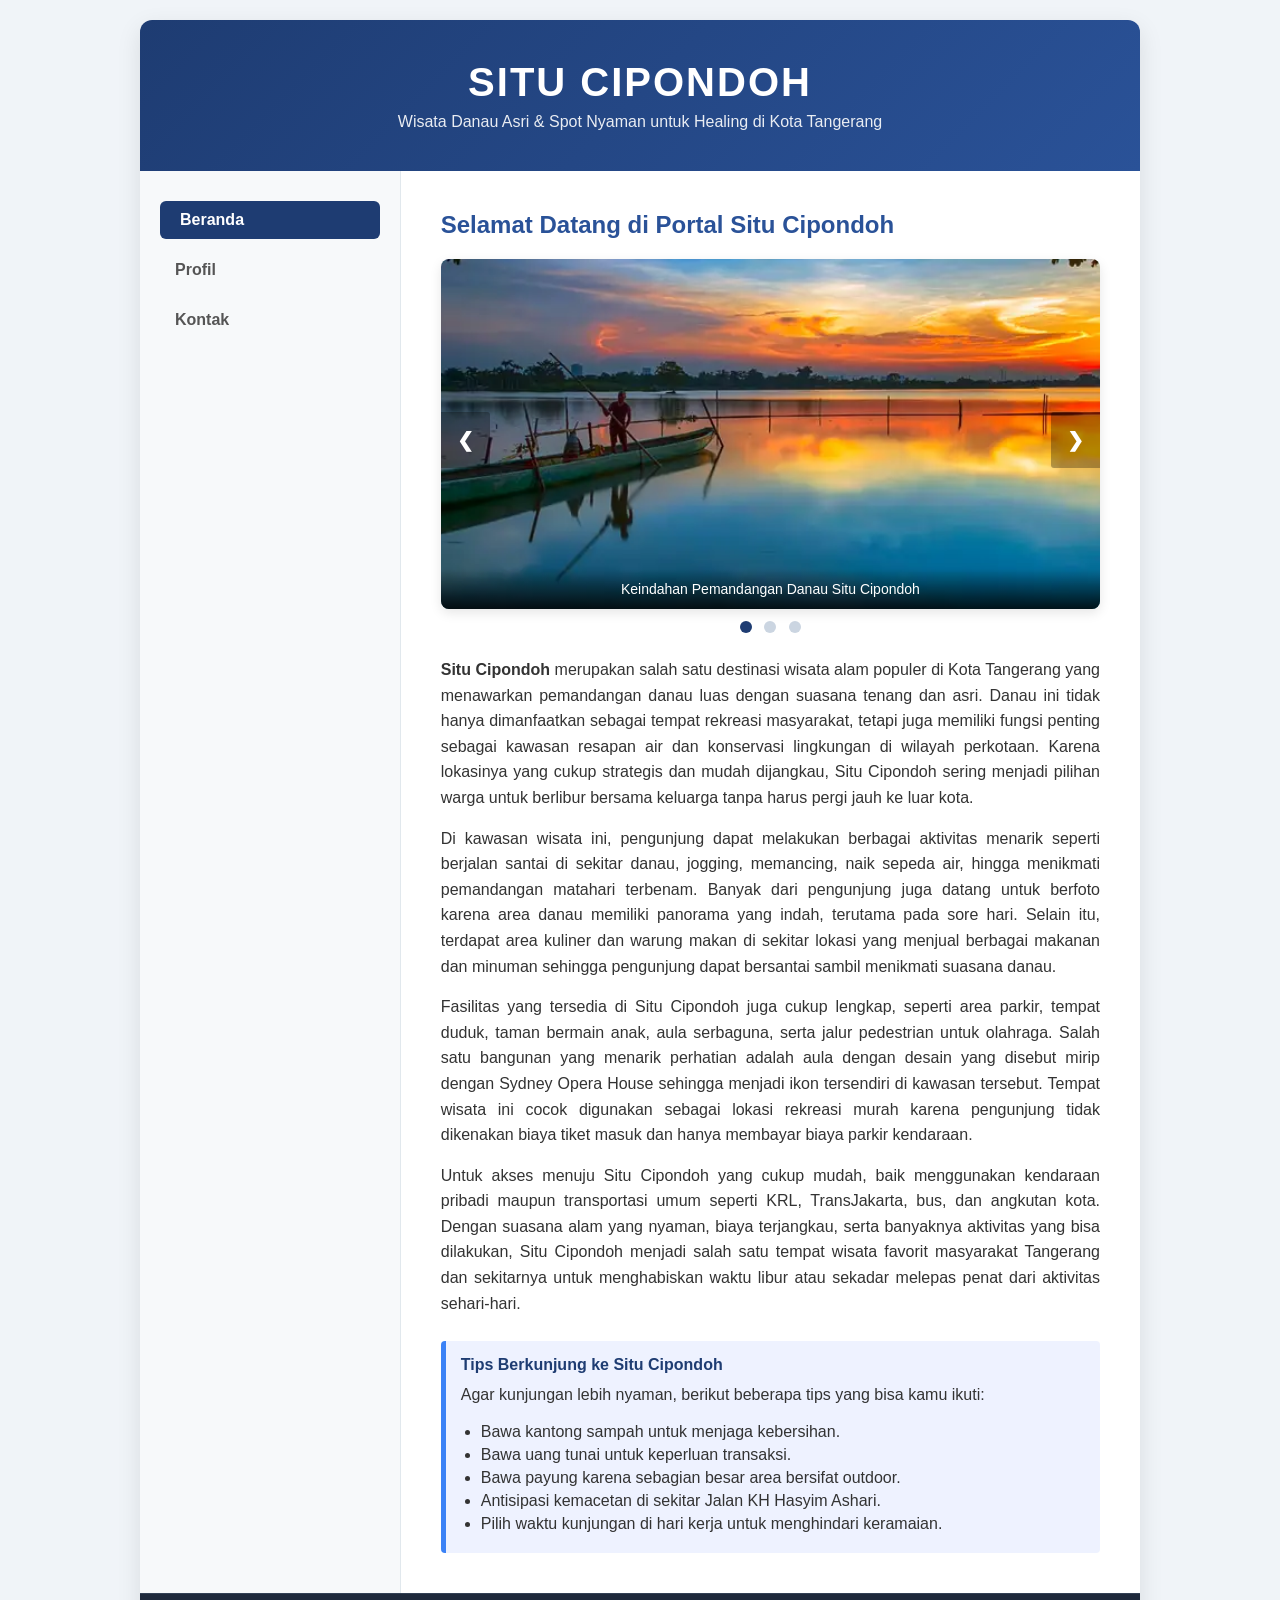
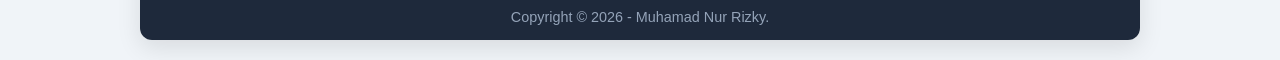
<file: index.html>
<!DOCTYPE html>
<html lang="id">
<head>
    <meta charset="UTF-8">
    <meta name="viewport" content="width=device-width, initial-scale=1.0">
    <title>Beranda - Situ Cipondoh</title>
    <link rel="stylesheet" href="style.css">
</head>
<body>

    <div class="main-container">
        <div class="header-section">
            <h1>SITU CIPONDOH</h1>
            <p>Wisata Danau Asri & Spot Nyaman untuk Healing di Kota Tangerang</p>
        </div>

        <div class="content-wrapper">
            <div class="sidebar-menu">
                <ul>
                    <li><a href="index.html" class="active">Beranda</a></li>
                    <li><a href="profil.html">Profil</a></li>
                    <li><a href="kontak.html">Kontak</a></li>
                </ul>
            </div>

            <div class="main-content">
                <h2>Selamat Datang di Portal Situ Cipondoh</h2>
                
                <div class="slideshow-container">
                    <div class="mySlides fade">
                        <img src="Situ-Cipondoh.webp" alt="Situ Cipondoh">
                        <div class="slide-text">Keindahan Pemandangan Danau Situ Cipondoh</div>
                    </div>

                    <div class="mySlides fade">
                        <img src="SCM.webp" alt="Aula Situ Cipondoh" onerror="this.src='https://images.unsplash.com/photo-1501785888041-af3ef285b470?w=800'">
                        <div class="slide-text">Daya Tarik Situ Cipondoh</div>
                    </div>

                    <div class="mySlides fade">
                        <img src="scp.webp" alt="Wahana Air Situ Cipondoh" onerror="this.src='https://images.unsplash.com/photo-1470071459604-3b5ec3a7fe05?w=800'">
                        <div class="slide-text">Fasilitas di Situ Cipondoh</div>
                    </div>

                    <a class="prev" onclick="plusSlides(-1)">&#10094;</a>
                    <a class="next" onclick="plusSlides(1)">&#10095;</a>
                </div>

                <div style="text-align:center; margin-top: 10px; margin-bottom: 20px;">
                    <span class="dot" onclick="currentSlide(1)"></span> 
                    <span class="dot" onclick="currentSlide(2)"></span> 
                    <span class="dot" onclick="currentSlide(3)"></span> 
                </div>
                <p><strong>Situ Cipondoh</strong> merupakan salah satu destinasi wisata alam populer di Kota Tangerang yang menawarkan pemandangan danau luas dengan suasana tenang dan asri. Danau ini tidak hanya dimanfaatkan sebagai tempat rekreasi masyarakat, tetapi juga memiliki fungsi penting sebagai kawasan resapan air dan konservasi lingkungan di wilayah perkotaan. Karena lokasinya yang cukup strategis dan mudah dijangkau, Situ Cipondoh sering menjadi pilihan warga untuk berlibur bersama keluarga tanpa harus pergi jauh ke luar kota.</p>
                
                <p>Di kawasan wisata ini, pengunjung dapat melakukan berbagai aktivitas menarik seperti berjalan santai di sekitar danau, jogging, memancing, naik sepeda air, hingga menikmati pemandangan matahari terbenam. Banyak dari pengunjung juga datang untuk berfoto karena area danau memiliki panorama yang indah, terutama pada sore hari. Selain itu, terdapat area kuliner dan warung makan di sekitar lokasi yang menjual berbagai makanan dan minuman sehingga pengunjung dapat bersantai sambil menikmati suasana danau.</p>
                    
                <p>Fasilitas yang tersedia di Situ Cipondoh juga cukup lengkap, seperti area parkir, tempat duduk, taman bermain anak, aula serbaguna, serta jalur pedestrian untuk olahraga. Salah satu bangunan yang menarik perhatian adalah aula dengan desain yang disebut mirip dengan Sydney Opera House sehingga menjadi ikon tersendiri di kawasan tersebut. Tempat wisata ini cocok digunakan sebagai lokasi rekreasi murah karena pengunjung tidak dikenakan biaya tiket masuk dan hanya membayar biaya parkir kendaraan.</p>
                
                <p>Untuk akses menuju Situ Cipondoh yang cukup mudah, baik menggunakan kendaraan pribadi maupun transportasi umum seperti KRL, TransJakarta, bus, dan angkutan kota. Dengan suasana alam yang nyaman, biaya terjangkau, serta banyaknya aktivitas yang bisa dilakukan, Situ Cipondoh menjadi salah satu tempat wisata favorit masyarakat Tangerang dan sekitarnya untuk menghabiskan waktu libur atau sekadar melepas penat dari aktivitas sehari-hari.</p>
                
                <div class="info-box">
                    <h4>Tips Berkunjung ke Situ Cipondoh</h4>
                    <p>Agar kunjungan lebih nyaman, berikut beberapa tips yang bisa kamu ikuti:</p>
                    <ul>
                        <li> Bawa kantong sampah untuk menjaga kebersihan.</li>
                        <li>Bawa uang tunai untuk keperluan transaksi.</li>
                        <li>Bawa payung karena sebagian besar area bersifat outdoor.</li>
                        <li>Antisipasi kemacetan di sekitar Jalan KH Hasyim Ashari.</li>
                        <li>Pilih waktu kunjungan di hari kerja untuk menghindari keramaian.</li>
                    </ul>
                </div>
            </div>
        </div>

        <div class="footer-section">
            <p>Copyright &copy; 2026 - Muhamad Nur Rizky.</p>
        </div>
    </div>

    <script>
        let slideIndex = 1;
        let slideTimer;

        showSlides(slideIndex);
        bukaOtomatis();

        // Fungsi Tombol Manual (Kiri/Kanan)
        function plusSlides(n) {
            clearInterval(slideTimer); // Hentikan auto sementara saat diklik manual
            showSlides(slideIndex += n);
            bukaOtomatis(); // Jalankan ulang timer auto
        }

        // Fungsi Klik Titik Indikator
        function currentSlide(n) {
            clearInterval(slideTimer);
            showSlides(slideIndex = n);
            bukaOtomatis();
        }

        // Fungsi Inti Penampil Gambar
        function showSlides(n) {
            let i;
            let slides = document.getElementsByClassName("mySlides");
            let dots = document.getElementsByClassName("dot");
            
            if (n > slides.length) {slideIndex = 1}    
            if (n < 1) {slideIndex = slides.length}
            
            for (i = 0; i < slides.length; i++) {
                slides[i].style.display = "none";  
            }
            for (i = 0; i < dots.length; i++) {
                dots[i].className = dots[i].className.replace(" active", "");
            }
            
            slides[slideIndex-1].style.display = "block";  
            dots[slideIndex-1].className += " active";
        }

        // Fungsi Automasi Berjalan setiap 4 Detik
        function bukaOtomatis() {
            slideTimer = setInterval(function() {
                slideIndex++;
                showSlides(slideIndex);
            }, 4000); 
        }
    </script>

</body>
</html>
</file>
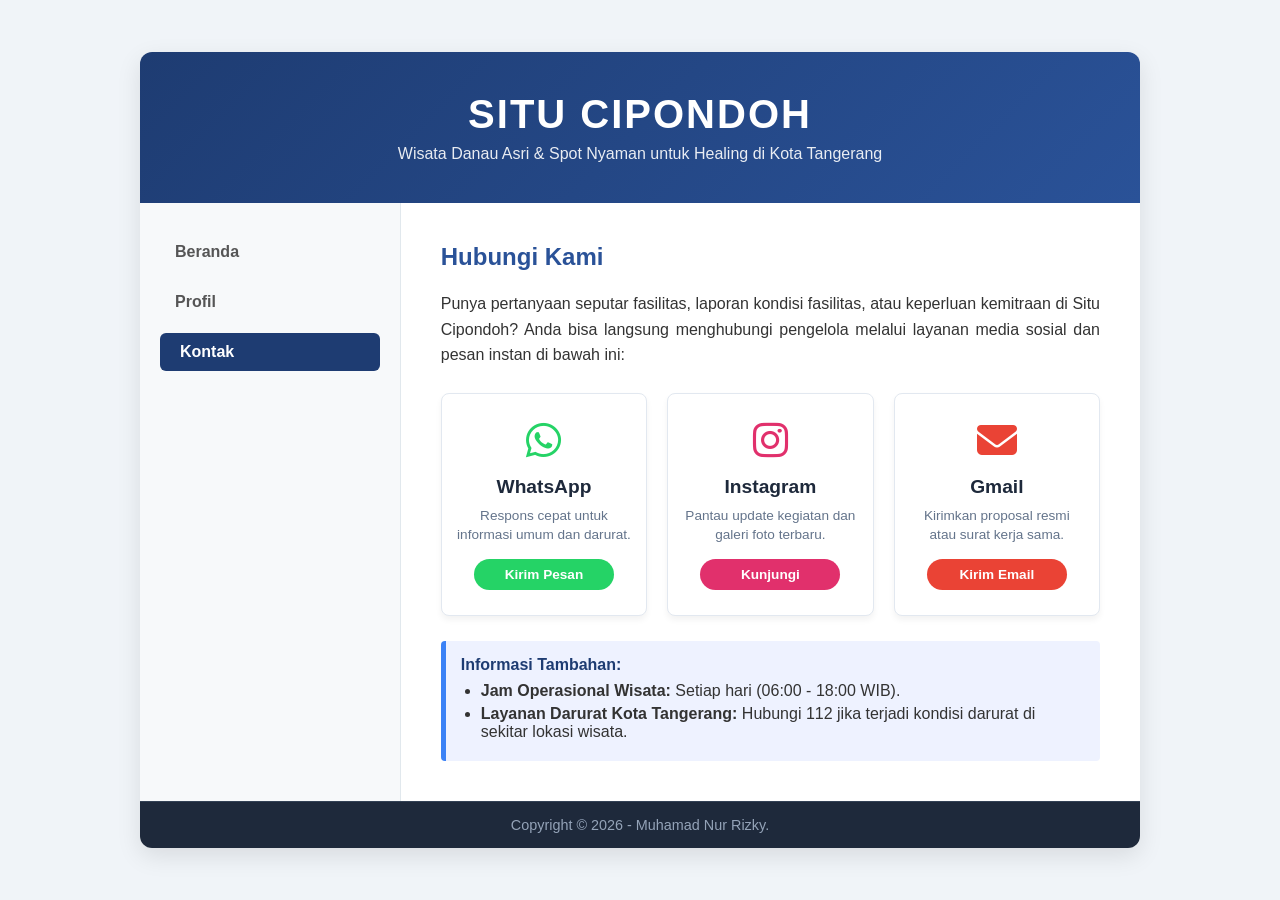
<file: kontak.html>
<!DOCTYPE html>
<html lang="id">
<head>
    <meta charset="UTF-8">
    <meta name="viewport" content="width=device-width, initial-scale=1.0">
    <title>Kontak - Situ Cipondoh</title>
    <link rel="stylesheet" href="style.css">
    <link rel="stylesheet" href="https://cdnjs.cloudflare.com/ajax/libs/font-awesome/6.4.0/css/all.min.css">
</head>
<body>

    <div class="main-container">
        <div class="header-section">
            <h1>SITU CIPONDOH</h1>
            <p>Wisata Danau Asri & Spot Nyaman untuk Healing di Kota Tangerang</p>
        </div>

        <div class="content-wrapper">
            <div class="sidebar-menu">
                <ul>
                    <li><a href="index.html">Beranda</a></li>
                    <li><a href="profil.html">Profil</a></li>
                    <li><a href="kontak.html" class="active">Kontak</a></li>
                </ul>
            </div>

            <div class="main-content">
                <h2>Hubungi Kami</h2>
                <p>Punya pertanyaan seputar fasilitas, laporan kondisi fasilitas, atau keperluan kemitraan di Situ Cipondoh? Anda bisa langsung menghubungi pengelola melalui layanan media sosial dan pesan instan di bawah ini:</p>
                
                <div class="contact-grid">
                    
                    <div class="contact-card whatsapp">
                        <a href="https://wa.me/6281234567890?text=Halo%20Pengelola%20Situ%20Cipondoh" target="_blank" class="icon-link">
                            <div class="card-icon"><i class="fab fa-whatsapp"></i></div>
                        </a>
                        <h3>WhatsApp</h3>
                        <p>Respons cepat untuk informasi umum dan darurat.</p>
                        <a href="https://wa.me/6281234567890?text=Halo%20Pengelola%20Situ%20Cipondoh" target="_blank" class="contact-btn">Kirim Pesan</a>
                    </div>

                    <div class="contact-card instagram">
                        <a href="https://www.instagram.com/wisata_danau_cipondoh/" target="_blank" class="icon-link">
                            <div class="card-icon"><i class="fab fa-instagram"></i></div>
                        </a>
                        <h3>Instagram</h3>
                        <p>Pantau update kegiatan dan galeri foto terbaru.</p>
                        <a href="https://www.instagram.com/wisata_danau_cipondoh/" target="_blank" class="contact-btn">Kunjungi</a>
                    </div>

                    <div class="contact-card gmail">
                        <a href="mailto:situcipondoh.official@gmail.com?subject=Tanya%20Seputar%20Situ%20Cipondoh" class="icon-link">
                            <div class="card-icon"><i class="fas fa-envelope"></i></div>
                        </a>
                        <h3>Gmail</h3>
                        <p>Kirimkan proposal resmi atau surat kerja sama.</p>
                        <a href="mailto:situcipondoh.official@gmail.com?subject=Tanya%20Seputar%20Situ%20Cipondoh" class="contact-btn">Kirim Email</a>
                    </div>

                </div>

                <div class="info-box">
                    <h4>Informasi Tambahan:</h4>
                    <ul>
                        <li><strong>Jam Operasional Wisata:</strong> Setiap hari (06:00 - 18:00 WIB).</li>
                        <li><strong>Layanan Darurat Kota Tangerang:</strong> Hubungi 112 jika terjadi kondisi darurat di sekitar lokasi wisata.</li>
                    </ul>
                </div>
            </div>
        </div>

        <div class="footer-section">
            <p>Copyright &copy; 2026 - Muhamad Nur Rizky.</p>
        </div>
    </div>

</body>
</html>
</file>
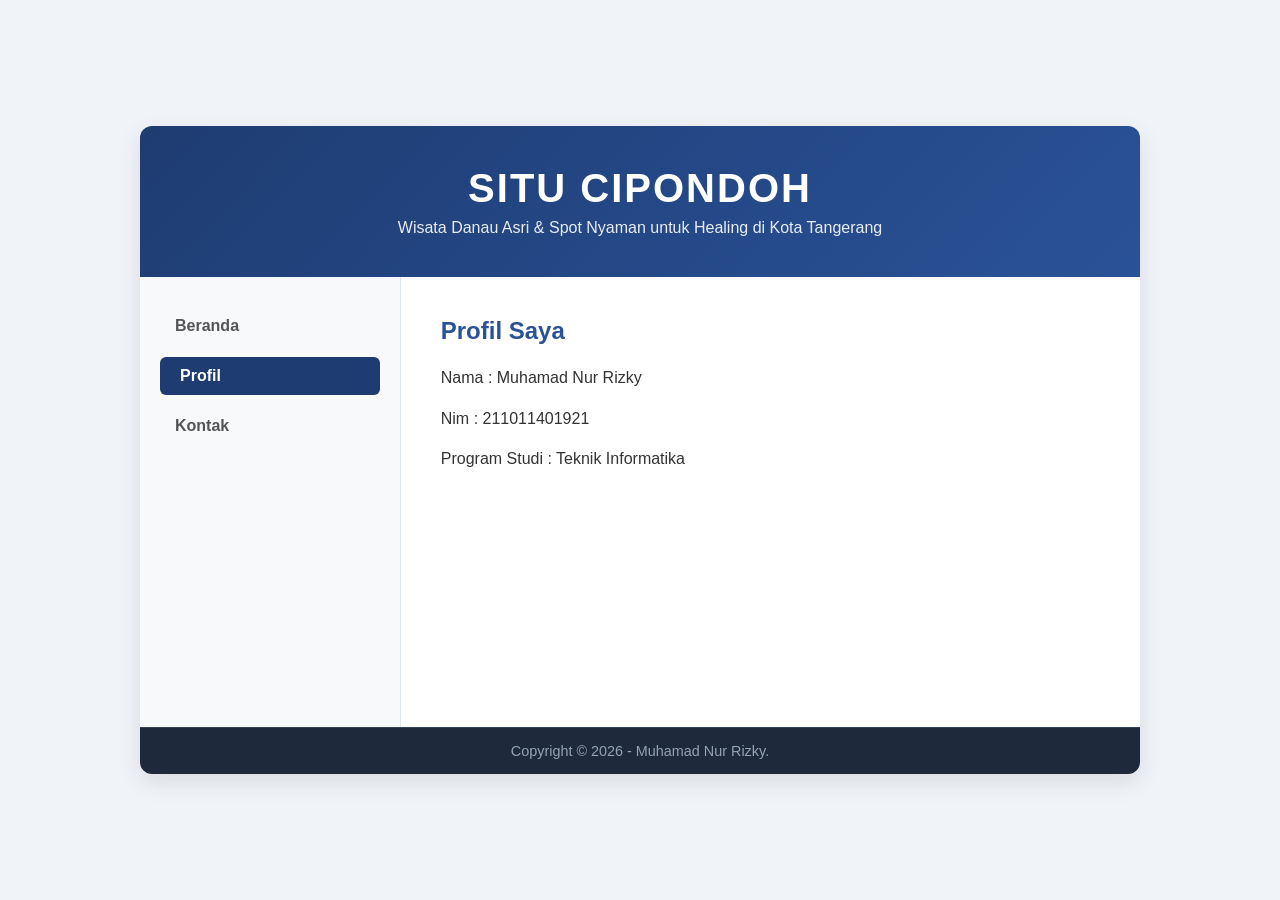
<file: profil.html>
<!DOCTYPE html>
<html lang="id">
<head>
    <meta charset="UTF-8">
    <meta name="viewport" content="width=device-width, initial-scale=1.0">
    <title>Profil - Situ Cipondoh</title>
    <link rel="stylesheet" href="style.css">
</head>
<body>

    <div class="main-container">
        <div class="header-section">
            <h1>SITU CIPONDOH</h1>
            <p>Wisata Danau Asri & Spot Nyaman untuk Healing di Kota Tangerang</p>
        </div>

        <div class="content-wrapper">
            <div class="sidebar-menu">
                <ul>
                    <li><a href="index.html">Beranda</a></li>
                    <li><a href="profil.html" class="active">Profil</a></li>
                    <li><a href="kontak.html">Kontak</a></li>
                </ul>
            </div>

            <div class="main-content">
                <h2>Profil Saya</h2>
                <p>Nama : Muhamad Nur Rizky</p>
                <p>Nim  : 211011401921</p>
                <p>Program Studi : Teknik Informatika</p>
            </div>
        </div>

        <div class="footer-section">
            <p>Copyright &copy; 2026 - Muhamad Nur Rizky.</p>
        </div>
    </div>

</body>
</html>
</file>
<file: style.css>
/* Pengaturan Dasar & Font Keseluruhan */
* {
    margin: 0;
    padding: 0;
    box-sizing: border-box;
    font-family: 'Segoe UI', Tahoma, Geneva, Verdana, sans-serif;
}

body {
    background-color: #f0f4f8;
    display: flex;
    justify-content: center;
    align-items: center;
    min-height: 100vh;
    padding: 20px;
}

/* Container Utama Meniru Bingkai Lembar Kerja Kertas */
.main-container {
    width: 100%;
    max-width: 1000px;
    background-color: #ffffff;
    border-radius: 12px;
    box-shadow: 0 8px 24px rgba(0, 0, 0, 0.1);
    overflow: hidden;
    display: flex;
    flex-direction: column;
}

/* Header Elemen Atas */
.header-section {
    background: linear-gradient(135deg, #1e3c72, #2a5298);
    color: white;
    text-align: center;
    padding: 40px 20px;
}

.header-section h1 {
    font-size: 2.5rem;
    letter-spacing: 2px;
    margin-bottom: 8px;
}

.header-section p {
    font-size: 1rem;
    opacity: 0.9;
}

/* Wrapper Pembagi Tengah Kiri-Kanan */
.content-wrapper {
    display: flex;
    min-height: 450px;
}

/* Bagian Menu Navigasi Samping */
.sidebar-menu {
    flex: 1;
    background-color: #f7f9fa;
    border-right: 1px solid #e1e8ed;
    padding: 30px 20px;
}

.sidebar-menu h3 {
    font-size: 1.2rem;
    color: #1e3c72;
    margin-bottom: 20px;
    border-bottom: 2px solid #1e3c72;
    padding-bottom: 5px;
}

.sidebar-menu ul {
    list-style: none;
}

.sidebar-menu ul li {
    margin-bottom: 12px;
}

.sidebar-menu ul li a {
    text-decoration: none;
    color: #555;
    font-weight: 600;
    display: block;
    padding: 10px 15px;
    border-radius: 6px;
    transition: all 0.3s ease;
}

/* Hover Menu Menyalakan Warna Biru */
.sidebar-menu ul li a:hover, 
.sidebar-menu ul li a.active {
    background-color: #1e3c72;
    color: white;
    padding-left: 20px;
}

/* Kolom Utama Konten Teks */
.main-content {
    flex: 3;
    padding: 40px;
    color: #333;
}

.main-content h2 {
    color: #2a5298;
    margin-bottom: 20px;
}

.main-content p {
    line-height: 1.6;
    margin-bottom: 15px;
    text-align: justify;
}

/* CSS CORE UTK SLIDESHOW FOTO */
.slideshow-container {
    max-width: 100%;
    position: relative;
    margin: 0 auto 10px auto;
    border-radius: 8px;
    overflow: hidden;
    box-shadow: 0 4px 12px rgba(0,0,0,0.1);
}

.mySlides {
    display: none;
}

.mySlides img {
    width: 100%;
    height: 350px;
    object-fit: cover;
    display: block;
}

/* Navigasi Panah Manual */
.prev, .next {
    cursor: pointer;
    position: absolute;
    top: 50%;
    width: auto;
    padding: 16px;
    margin-top: -22px;
    color: white;
    font-weight: bold;
    font-size: 20px;
    transition: 0.3s ease;
    border-radius: 0 3px 3px 0;
    user-select: none;
    background-color: rgba(0, 0, 0, 0.3);
}

.next {
    right: 0;
    border-radius: 3px 0 0 3px;
}

.prev:hover, .next:hover {
    background-color: rgba(0, 0, 0, 0.8);
}

.slide-text {
    color: #ffffff;
    font-size: 14px;
    padding: 12px 15px;
    position: absolute;
    bottom: 0;
    width: 100%;
    text-align: center;
    background: linear-gradient(transparent, rgba(0, 0, 0, 0.8));
}

.dot {
    cursor: pointer;
    height: 12px;
    width: 12px;
    margin: 0 4px;
    background-color: #cbd5e1;
    border-radius: 50%;
    display: inline-block;
    transition: background-color 0.4s ease;
}

.dot.active, .dot:hover {
    background-color: #1e3c72;
}

/* Animasi Fade */
.fade {
    animation-name: fadeAnim;
    animation-duration: 1s;
}

@keyframes fadeAnim {
    from { opacity: 0.4; } 
    to { opacity: 1; }
}

/* CSS UNTUK LAYOUT KARTU SOSMED KANAN */
.contact-grid {
    display: flex;
    gap: 20px;
    margin: 25px 0;
}

.contact-card {
    flex: 1;
    background-color: #ffffff;
    border: 1px solid #e2e8f0;
    border-radius: 8px;
    padding: 25px 15px;
    text-align: center;
    box-shadow: 0 4px 6px rgba(0, 0, 0, 0.05);
    transition: transform 0.3s ease, box-shadow 0.3s ease;
    display: flex;
    flex-direction: column;
    justify-content: space-between;
    align-items: center;
}

.contact-card:hover {
    transform: translateY(-5px);
    box-shadow: 0 8px 15px rgba(0, 0, 0, 0.1);
}

.card-icon {
    font-size: 2.5rem;
    margin-bottom: 12px;
}

.whatsapp .card-icon { color: #25D366; }
.instagram .card-icon { color: #E1306C; }
.gmail .card-icon { color: #EA4335; }

.icon-link {
    text-decoration: none;
    display: inline-block;
    transition: transform 0.2s ease;
}

.icon-link:hover {
    transform: scale(1.1);
}

.contact-card h3 {
    font-size: 1.2rem;
    color: #1e293b;
    margin-bottom: 8px;
}

.contact-card p {
    font-size: 0.85rem;
    color: #64748b;
    margin-bottom: 15px !important;
    text-align: center !important;
    line-height: 1.4;
}

.contact-btn {
    text-decoration: none;
    font-size: 0.85rem;
    font-weight: 600;
    padding: 8px 16px;
    border-radius: 20px;
    color: white;
    width: 100%;
    max-width: 140px;
    transition: background-color 0.3s ease;
}

.whatsapp class .contact-btn, .whatsapp .contact-btn { background-color: #25D366; }
.whatsapp .contact-btn:hover { background-color: #1ebd54; }

.instagram .contact-btn { background-color: #E1306C; }
.instagram .contact-btn:hover { background-color: #c62358; }

.gmail .contact-btn { background-color: #EA4335; }
.gmail .contact-btn:hover { background-color: #d33225; }

/* Kotak Informasi Tambahan Bawah */
.info-box {
    background-color: #eef2ff;
    border-left: 5px solid #3b82f6;
    padding: 15px;
    border-radius: 4px;
    margin-top: 25px;
}

.info-box h4 {
    color: #1e3c72;
    margin-bottom: 8px;
}

.info-box ul {
    padding-left: 20px;
}

.info-box ul li {
    margin-bottom: 5px;
}

/* Footer Elemen */
.footer-section {
    background-color: #1e293b;
    color: #94a3b8;
    text-align: center;
    padding: 15px 20px;
    font-size: 0.9rem;
    border-top: 1px solid #334155;
}

/* Aturan Responsifitas Layar Smartphone (Media Queries) */
@media (max-width: 768px) {
    .content-wrapper {
        flex-direction: column;
    }
    .sidebar-menu {
        border-right: none;
        border-bottom: 1px solid #e1e8ed;
    }
    body {
        padding: 0;
    }
    .main-container {
        border-radius: 0;
    }
}

@media (max-width: 600px) {
    .contact-grid {
        flex-direction: column;
    }
}
</file>
